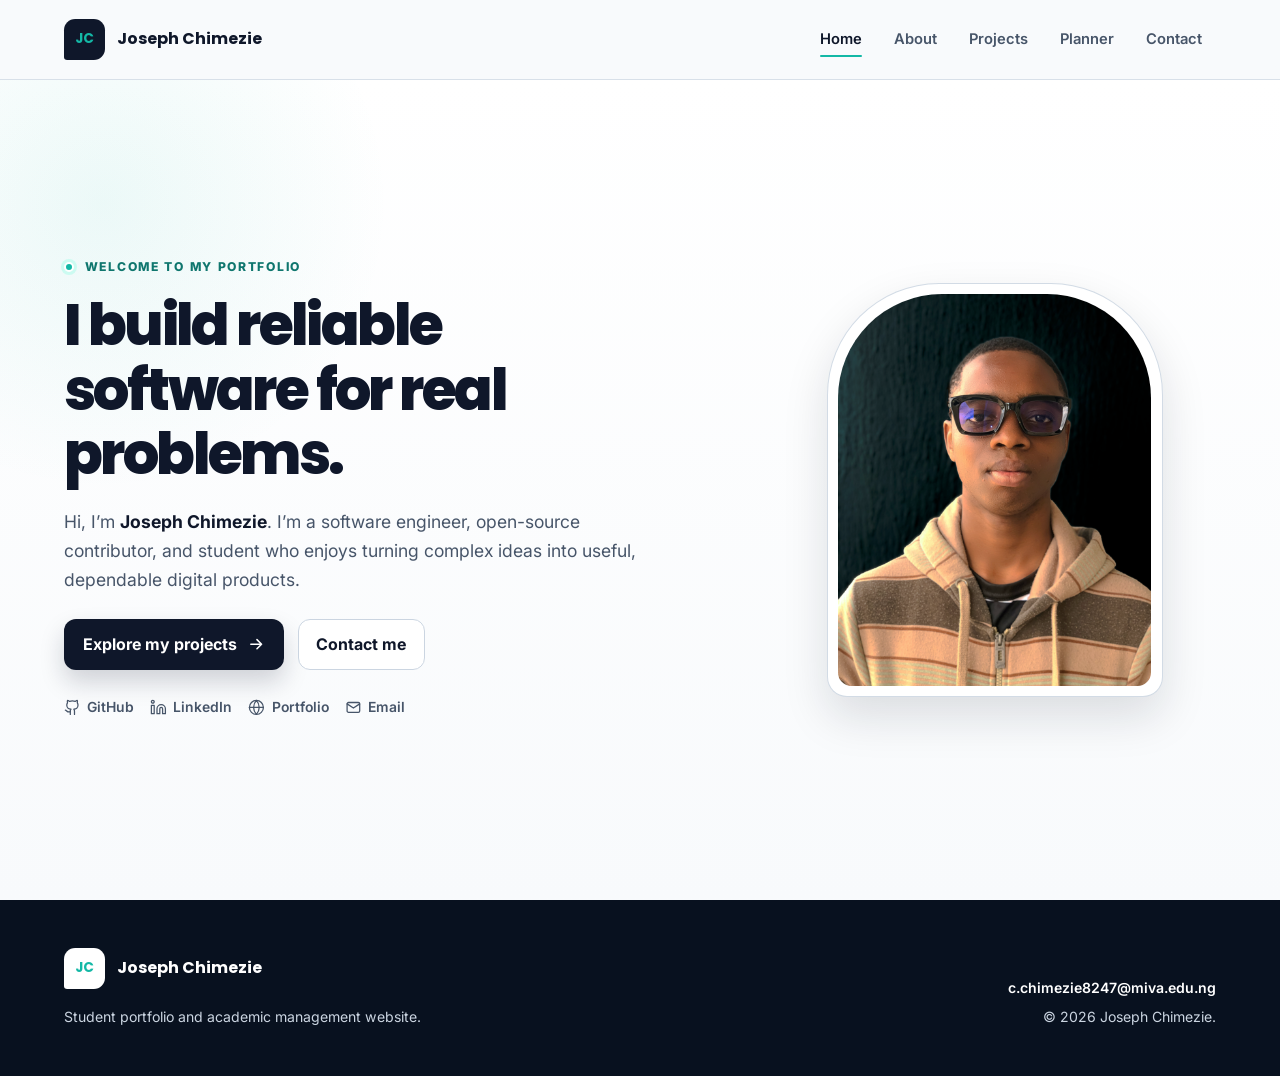
<file: index.html>
<!DOCTYPE html>
<html lang="en">
  <head>
    <meta charset="UTF-8">
    <meta name="viewport" content="width=device-width, initial-scale=1.0">
    <meta
      name="description"
      content="Joseph Chimezie's student portfolio, software engineering work, and academic planner."
    >
    <title>Joseph Chimezie | Student Portfolio</title>
    <link rel="preconnect" href="https://fonts.googleapis.com">
    <link rel="preconnect" href="https://fonts.gstatic.com" crossorigin>
    <link
      href="https://fonts.googleapis.com/css2?family=Inter:wght@400;500;600;700&amp;family=Poppins:wght@600;700;800&amp;display=swap"
      rel="stylesheet"
    >
    <link rel="stylesheet" href="css/style.css">
    <script src="js/main.js" defer></script>
  </head>
  <body>
    <a class="skip-link" href="#main-content">Skip to main content</a>

    <!-- header start -->

    <header class="site-header">
      <div class="container nav-container">
        <a class="brand" href="index.html" aria-label="Joseph Chimezie homepage">
          <span class="brand-mark" aria-hidden="true">JC</span>
          <span class="brand-name">Joseph Chimezie</span>
        </a>

        <button
          class="menu-toggle"
          type="button"
          aria-expanded="false"
          aria-controls="primary-navigation"
          aria-label="Open navigation menu"
        >
          <span></span>
          <span></span>
          <span></span>
        </button>

        <nav id="primary-navigation" class="primary-navigation" aria-label="Primary navigation">
          <ul class="nav-list">
            <li><a class="nav-link active" href="index.html" aria-current="page">Home</a></li>
            <li><a class="nav-link" href="about.html">About</a></li>
            <li><a class="nav-link" href="projects.html">Projects</a></li>
            <li><a class="nav-link" href="planner.html">Planner</a></li>
            <li><a class="nav-link" href="contact.html">Contact</a></li>
          </ul>
        </nav>
      </div>
    </header>

    <!-- header end -->

    <main id="main-content">

      <!-- hero section start -->

      <section class="hero">
        <div class="container hero-layout">
          <div class="hero-content">
            <p class="eyebrow">
              <span class="status-dot" aria-hidden="true"></span>
              Welcome to my portfolio
            </p>
            <h1>I build reliable software for real problems.</h1>
            <p class="hero-introduction">
              Hi, I’m <strong>Joseph Chimezie</strong>. I’m a software engineer, open-source
              contributor, and student who enjoys turning complex ideas into useful,
              dependable digital products.
            </p>

            <div class="hero-actions">
              <a class="button button-primary" href="projects.html">
                Explore my projects
                <svg aria-hidden="true" viewBox="0 0 24 24">
                  <path d="M5 12h14M13 6l6 6-6 6"></path>
                </svg>
              </a>
              <a class="button button-secondary" href="contact.html">Contact me</a>
            </div>

            <ul class="social-links" aria-label="Social and professional links">
              <li>
                <a href="https://github.com/jc-coder" target="_blank" rel="noopener noreferrer">
                  <svg aria-hidden="true" viewBox="0 0 24 24">
                    <path d="M15 22v-4a4.8 4.8 0 0 0-1-3.5c3 0 6-2 6-5.5a5.4 5.4 0 0 0-1-3.5c.3-1.2.3-2.4 0-3.5 0 0-1 0-3 1.5a12.3 12.3 0 0 0-8 0C6 2 5 2 5 2a6.7 6.7 0 0 0 0 3.5A5.4 5.4 0 0 0 4 9c0 3.5 3 5.5 6 5.5-.4.5-.7 1-.9 1.7A5.9 5.9 0 0 0 9 18v4"></path>
                    <path d="M9 18c-4.5 2-5-2-7-2"></path>
                  </svg>
                  GitHub
                </a>
              </li>
              <li>
                <a
                  href="https://www.linkedin.com/in/joseph-jc-coder-19504325a"
                  target="_blank"
                  rel="noopener noreferrer"
                >
                  <svg aria-hidden="true" viewBox="0 0 24 24">
                    <path d="M16 8a6 6 0 0 1 6 6v7h-4v-7a2 2 0 0 0-4 0v7h-4v-7a6 6 0 0 1 6-6z"></path>
                    <path d="M2 9h4v12H2z"></path>
                    <path d="M4 6a2 2 0 1 0 0-4 2 2 0 0 0 0 4z"></path>
                  </svg>
                  LinkedIn
                </a>
              </li>
              <li>
                <a href="https://jccoder.xyz/" target="_blank" rel="noopener noreferrer">
                  <svg aria-hidden="true" viewBox="0 0 24 24">
                    <circle cx="12" cy="12" r="10"></circle>
                    <path d="M2 12h20M12 2a15.3 15.3 0 0 1 4 10 15.3 15.3 0 0 1-4 10 15.3 15.3 0 0 1-4-10A15.3 15.3 0 0 1 12 2z"></path>
                  </svg>
                  Portfolio
                </a>
              </li>
              <li>
                <a href="mailto:c.chimezie8247@miva.edu.ng">
                  <svg aria-hidden="true" viewBox="0 0 24 24">
                    <rect x="3" y="5" width="18" height="14" rx="2"></rect>
                    <path d="m3 7 9 6 9-6"></path>
                  </svg>
                  Email
                </a>
              </li>
            </ul>
          </div>

          <div class="hero-visual">
            <div class="portrait-frame">
              <img
                src="assets/images/profile-img.png"
                alt="Joseph Chimezie Image"
              >
            </div>
          </div>
        </div>
      </section>

      <!-- hero section end -->

    </main>

    <!-- footer start -->

    <footer class="site-footer">
      <div class="container footer-content">
        <div>
          <a class="brand footer-brand" href="index.html">
            <span class="brand-mark" aria-hidden="true">JC</span>
            <span class="brand-name">Joseph Chimezie</span>
          </a>
          <p>Student portfolio and academic management website.</p>
        </div>
        <div class="footer-meta">
          <a href="mailto:c.chimezie8247@miva.edu.ng">c.chimezie8247@miva.edu.ng</a>
          <p>&copy; <span id="current-year">2026</span> Joseph Chimezie.</p>
        </div>
      </div>
    </footer>

    <!-- footer end -->

  </body>
</html>
</file>
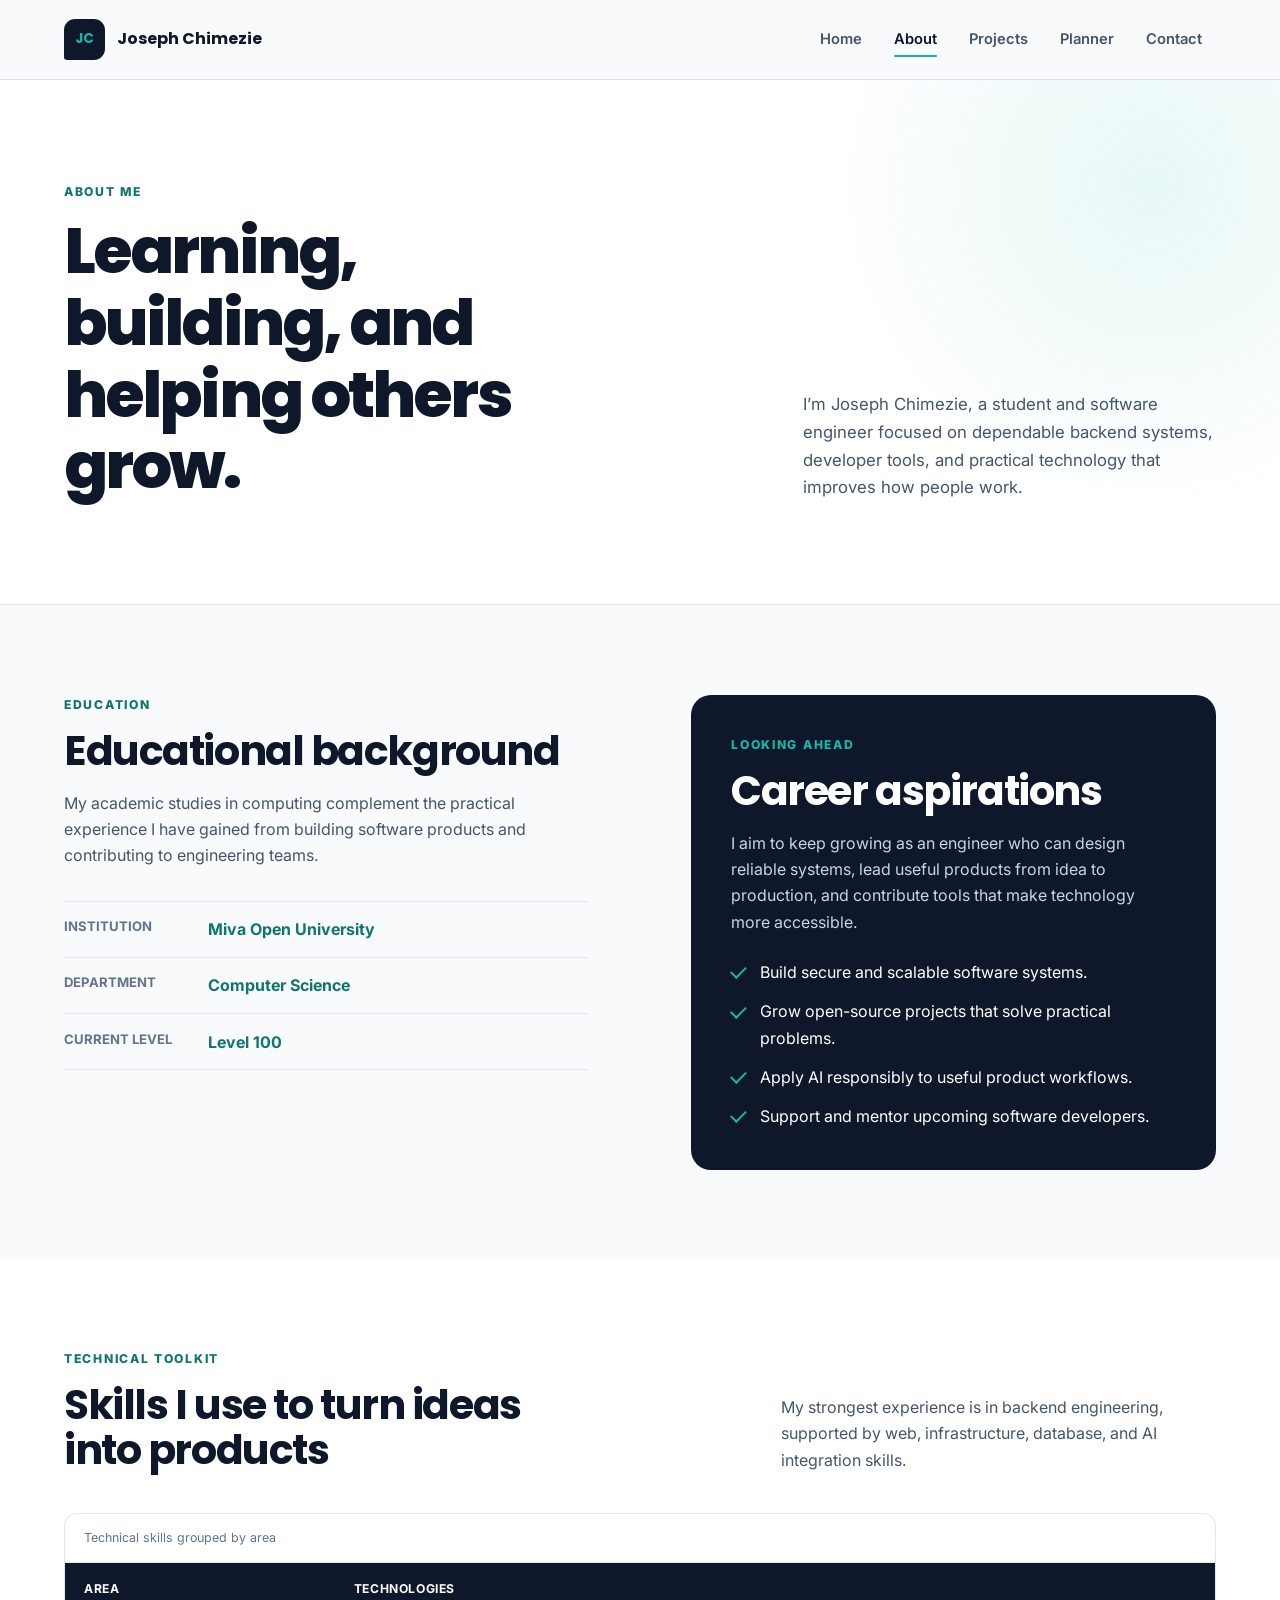
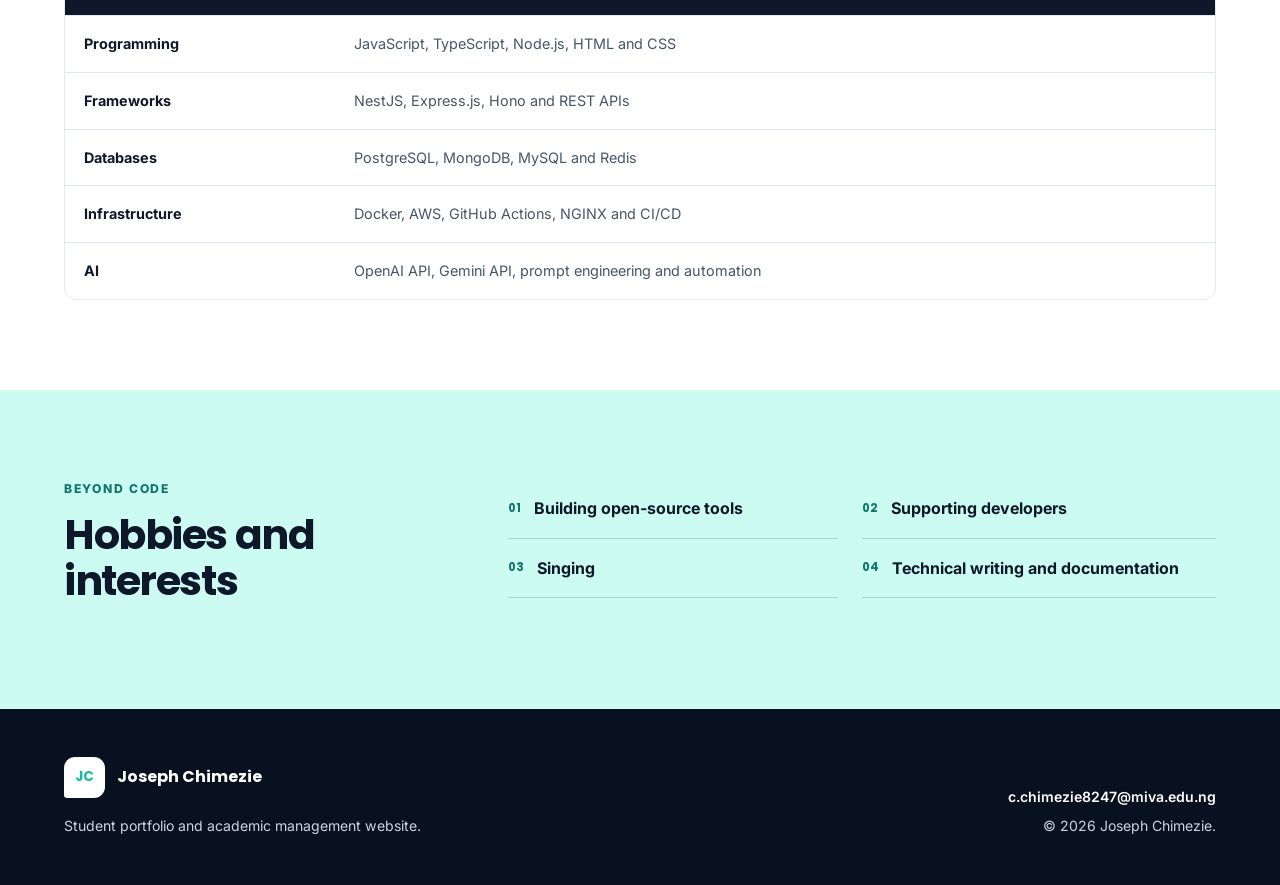
<file: about.html>
<!DOCTYPE html>
<html lang="en">
  <head>
    <meta charset="UTF-8">
    <meta name="viewport" content="width=device-width, initial-scale=1.0">
    <meta
      name="description"
      content="Learn about Joseph Chimezie's education, technical skills, career goals, and interests."
    >
    <title>About Me | Joseph Chimezie</title>
    <link rel="preconnect" href="https://fonts.googleapis.com">
    <link rel="preconnect" href="https://fonts.gstatic.com" crossorigin>
    <link
      href="https://fonts.googleapis.com/css2?family=Inter:wght@400;500;600;700&amp;family=Poppins:wght@600;700;800&amp;display=swap"
      rel="stylesheet"
    >
    <link rel="stylesheet" href="css/style.css">
    <script src="js/main.js" defer></script>
  </head>
  <body>
    <a class="skip-link" href="#main-content">Skip to main content</a>

    <!-- header start -->

    <header class="site-header">
      <div class="container nav-container">
        <a class="brand" href="index.html" aria-label="Joseph Chimezie homepage">
          <span class="brand-mark" aria-hidden="true">JC</span>
          <span class="brand-name">Joseph Chimezie</span>
        </a>

        <button
          class="menu-toggle"
          type="button"
          aria-expanded="false"
          aria-controls="primary-navigation"
          aria-label="Open navigation menu"
        >
          <span></span>
          <span></span>
          <span></span>
        </button>

        <nav id="primary-navigation" class="primary-navigation" aria-label="Primary navigation">
          <ul class="nav-list">
            <li><a class="nav-link" href="index.html">Home</a></li>
            <li><a class="nav-link active" href="about.html" aria-current="page">About</a></li>
            <li><a class="nav-link" href="projects.html">Projects</a></li>
            <li><a class="nav-link" href="planner.html">Planner</a></li>
            <li><a class="nav-link" href="contact.html">Contact</a></li>
          </ul>
        </nav>
      </div>
    </header>

    <!-- header end -->

    <main id="main-content">

      <!-- about introduction section start -->

      <section class="page-hero">
        <div class="container page-hero-layout">
          <div>
            <p class="section-label">About me</p>
            <h1>Learning, building, and helping others grow.</h1>
          </div>
          <p class="page-hero-introduction">
            I’m Joseph Chimezie, a student and software engineer focused on dependable
            backend systems, developer tools, and practical technology that improves how
            people work.
          </p>
        </div>
      </section>

      <!-- about introduction section end -->

      <!-- education and career section start -->

      <section class="about-overview" aria-labelledby="background-title">
        <div class="container overview-grid">
          <article class="overview-block">
            <p class="section-label">Education</p>
            <h2 id="background-title">Educational background</h2>
            <p>
              My academic studies in computing complement the practical experience I have
              gained from building software products and contributing to engineering teams.
            </p>

            <dl class="education-details">
              <div>
                <dt>Institution</dt>
                <dd><span class="detail-placeholder">Miva Open University</span></dd>
              </div>
              <div>
                <dt>Department</dt>
                <dd><span class="detail-placeholder">Computer Science</span></dd>
              </div>
              <div>
                <dt>Current level</dt>
                <dd><span class="detail-placeholder">Level 100</span></dd>
              </div>
            </dl>
          </article>

          <article class="overview-block aspiration-block">
            <p class="section-label">Looking ahead</p>
            <h2>Career aspirations</h2>
            <p>
              I aim to keep growing as an engineer who can design reliable systems, lead
              useful products from idea to production, and contribute tools that make
              technology more accessible.
            </p>
            <ul class="check-list">
              <li>Build secure and scalable software systems.</li>
              <li>Grow open-source projects that solve practical problems.</li>
              <li>Apply AI responsibly to useful product workflows.</li>
              <li>Support and mentor upcoming software developers.</li>
            </ul>
          </article>
        </div>
      </section>

      <!-- education and career section end -->

      <!-- technical skills section start -->

      <section class="skills-section" aria-labelledby="skills-title">
        <div class="container">
          <div class="compact-heading">
            <div>
              <p class="section-label">Technical toolkit</p>
              <h2 id="skills-title">Skills I use to turn ideas into products</h2>
            </div>
            <p>
              My strongest experience is in backend engineering, supported by web,
              infrastructure, database, and AI integration skills.
            </p>
          </div>

          <div class="table-wrapper">
            <table class="skills-table">
              <caption>Technical skills grouped by area</caption>
              <thead>
                <tr>
                  <th scope="col">Area</th>
                  <th scope="col">Technologies</th>
                </tr>
              </thead>
              <tbody>
                <tr>
                  <th scope="row">Programming</th>
                  <td>JavaScript, TypeScript, Node.js, HTML and CSS</td>
                </tr>
                <tr>
                  <th scope="row">Frameworks</th>
                  <td>NestJS, Express.js, Hono and REST APIs</td>
                </tr>
                <tr>
                  <th scope="row">Databases</th>
                  <td>PostgreSQL, MongoDB, MySQL and Redis</td>
                </tr>
                <tr>
                  <th scope="row">Infrastructure</th>
                  <td>Docker, AWS, GitHub Actions, NGINX and CI/CD</td>
                </tr>
                <tr>
                  <th scope="row">AI</th>
                  <td>OpenAI API, Gemini API, prompt engineering and automation</td>
                </tr>
              </tbody>
            </table>
          </div>
        </div>
      </section>

      <!-- technical skills section end -->

      <!-- hobbies and interests section start -->

      <section class="interests-section" aria-labelledby="interests-title">
        <div class="container interests-layout">
          <div>
            <p class="section-label">Beyond code</p>
            <h2 id="interests-title">Hobbies and interests</h2>
          </div>
          <ul class="interest-list">
            <li>
              <span>01</span>
              Building open-source tools
            </li>
            <li>
              <span>02</span>
              Supporting developers
            </li>
            <li>
              <span>03</span>
              Singing
            </li>
            <li>
              <span>04</span>
              Technical writing and documentation
            </li>
          </ul>
        </div>
      </section>

      <!-- hobbies and interests section end -->

    </main>

    <!-- footer start -->

    <footer class="site-footer">
      <div class="container footer-content">
        <div>
          <a class="brand footer-brand" href="index.html">
            <span class="brand-mark" aria-hidden="true">JC</span>
            <span class="brand-name">Joseph Chimezie</span>
          </a>
          <p>Student portfolio and academic management website.</p>
        </div>
        <div class="footer-meta">
          <a href="mailto:c.chimezie8247@miva.edu.ng">c.chimezie8247@miva.edu.ng</a>
          <p>&copy; <span id="current-year">2026</span> Joseph Chimezie.</p>
        </div>
      </div>
    </footer>

    <!-- footer end -->

  </body>
</html>
</file>
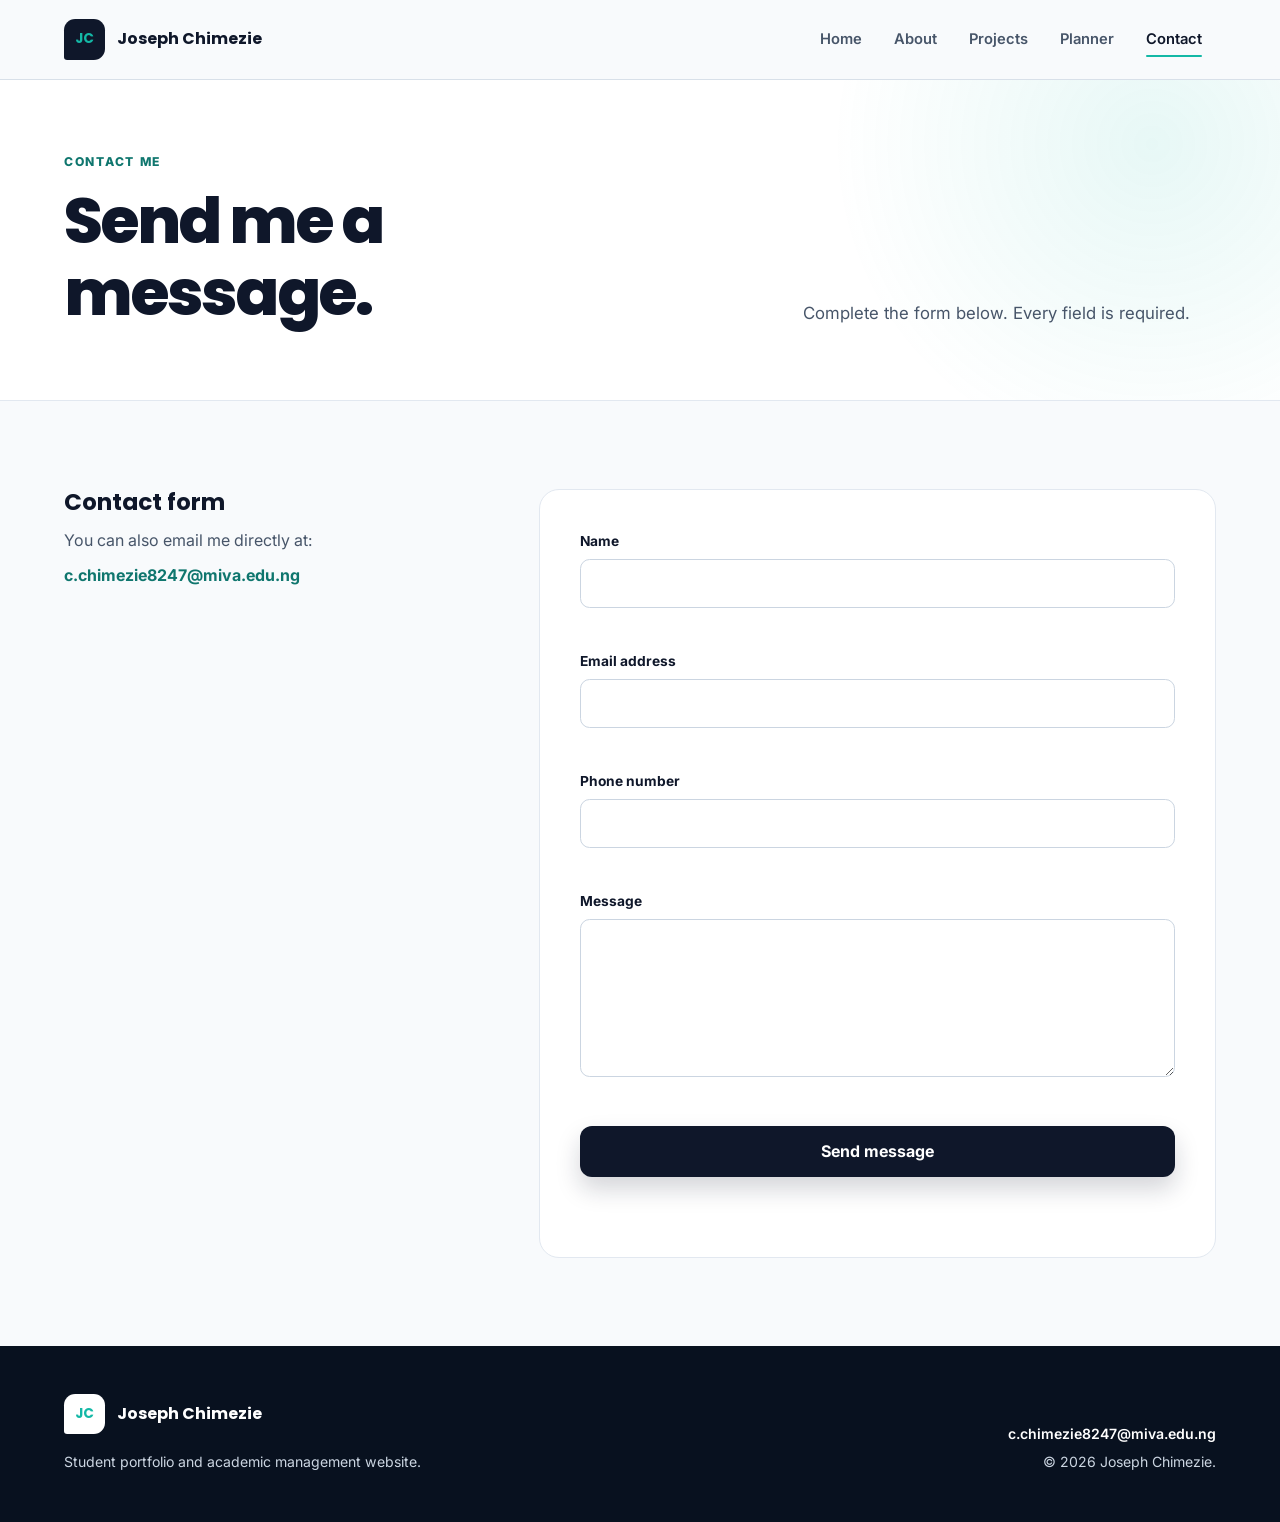
<file: contact.html>
<!DOCTYPE html>
<html lang="en">
  <head>
    <meta charset="UTF-8">
    <meta name="viewport" content="width=device-width, initial-scale=1.0">
    <meta name="description" content="Contact Joseph Chimezie through the portfolio form.">
    <title>Contact | Joseph Chimezie</title>
    <link rel="preconnect" href="https://fonts.googleapis.com">
    <link rel="preconnect" href="https://fonts.gstatic.com" crossorigin>
    <link
      href="https://fonts.googleapis.com/css2?family=Inter:wght@400;500;600;700&amp;family=Poppins:wght@600;700;800&amp;display=swap"
      rel="stylesheet"
    >
    <link rel="stylesheet" href="css/style.css">
    <script src="js/main.js" defer></script>
    <script src="js/contact.js" defer></script>
  </head>
  <body>
    <a class="skip-link" href="#main-content">Skip to main content</a>

    <!-- header start -->

    <header class="site-header">
      <div class="container nav-container">
        <a class="brand" href="index.html" aria-label="Joseph Chimezie homepage">
          <span class="brand-mark" aria-hidden="true">JC</span>
          <span class="brand-name">Joseph Chimezie</span>
        </a>

        <button
          class="menu-toggle"
          type="button"
          aria-expanded="false"
          aria-controls="primary-navigation"
          aria-label="Open navigation menu"
        >
          <span></span>
          <span></span>
          <span></span>
        </button>

        <nav id="primary-navigation" class="primary-navigation" aria-label="Primary navigation">
          <ul class="nav-list">
            <li><a class="nav-link" href="index.html">Home</a></li>
            <li><a class="nav-link" href="about.html">About</a></li>
            <li><a class="nav-link" href="projects.html">Projects</a></li>
            <li><a class="nav-link" href="planner.html">Planner</a></li>
            <li><a class="nav-link active" href="contact.html" aria-current="page">Contact</a></li>
          </ul>
        </nav>
      </div>
    </header>

    <!-- header end -->

    <main id="main-content">

      <!-- contact introduction section start -->

      <section class="page-hero compact-page-hero">
        <div class="container page-hero-layout">
          <div>
            <p class="section-label">Contact me</p>
            <h1>Send me a message.</h1>
          </div>
          <p class="page-hero-introduction">
            Complete the form below. Every field is required.
          </p>
        </div>
      </section>

      <!-- contact introduction section end -->

      <!-- contact form section start -->

      <section class="contact-section" aria-labelledby="contact-form-title">
        <div class="container contact-layout">
          <div class="contact-copy">
            <h2 id="contact-form-title">Contact form</h2>
            <p>You can also email me directly at:</p>
            <a href="mailto:c.chimezie8247@miva.edu.ng">
              c.chimezie8247@miva.edu.ng
            </a>
          </div>

          <form id="contact-form" class="contact-form" novalidate>
            <div class="form-field">
              <label for="name">Name</label>
              <input id="name" name="name" type="text" autocomplete="name" aria-describedby="name-error">
              <p id="name-error" class="field-error" aria-live="polite"></p>
            </div>

            <div class="form-field">
              <label for="email">Email address</label>
              <input id="email" name="email" type="email" autocomplete="email" aria-describedby="email-error">
              <p id="email-error" class="field-error" aria-live="polite"></p>
            </div>

            <div class="form-field">
              <label for="phone">Phone number</label>
              <input
                id="phone"
                name="phone"
                type="tel"
                inputmode="numeric"
                autocomplete="tel"
                aria-describedby="phone-error"
              >
              <p id="phone-error" class="field-error" aria-live="polite"></p>
            </div>

            <div class="form-field">
              <label for="message">Message</label>
              <textarea id="message" name="message" rows="5" aria-describedby="message-error"></textarea>
              <p id="message-error" class="field-error" aria-live="polite"></p>
            </div>

            <button class="button button-primary" type="submit">Send message</button>
            <p id="form-success" class="form-success" aria-live="polite"></p>
          </form>
        </div>
      </section>

      <!-- contact form section end -->

    </main>

    <!-- footer start -->

    <footer class="site-footer">
      <div class="container footer-content">
        <div>
          <a class="brand footer-brand" href="index.html">
            <span class="brand-mark" aria-hidden="true">JC</span>
            <span class="brand-name">Joseph Chimezie</span>
          </a>
          <p>Student portfolio and academic management website.</p>
        </div>
        <div class="footer-meta">
          <a href="mailto:c.chimezie8247@miva.edu.ng">c.chimezie8247@miva.edu.ng</a>
          <p>&copy; <span id="current-year">2026</span> Joseph Chimezie.</p>
        </div>
      </div>
    </footer>

    <!-- footer end -->

  </body>
</html>
</file>
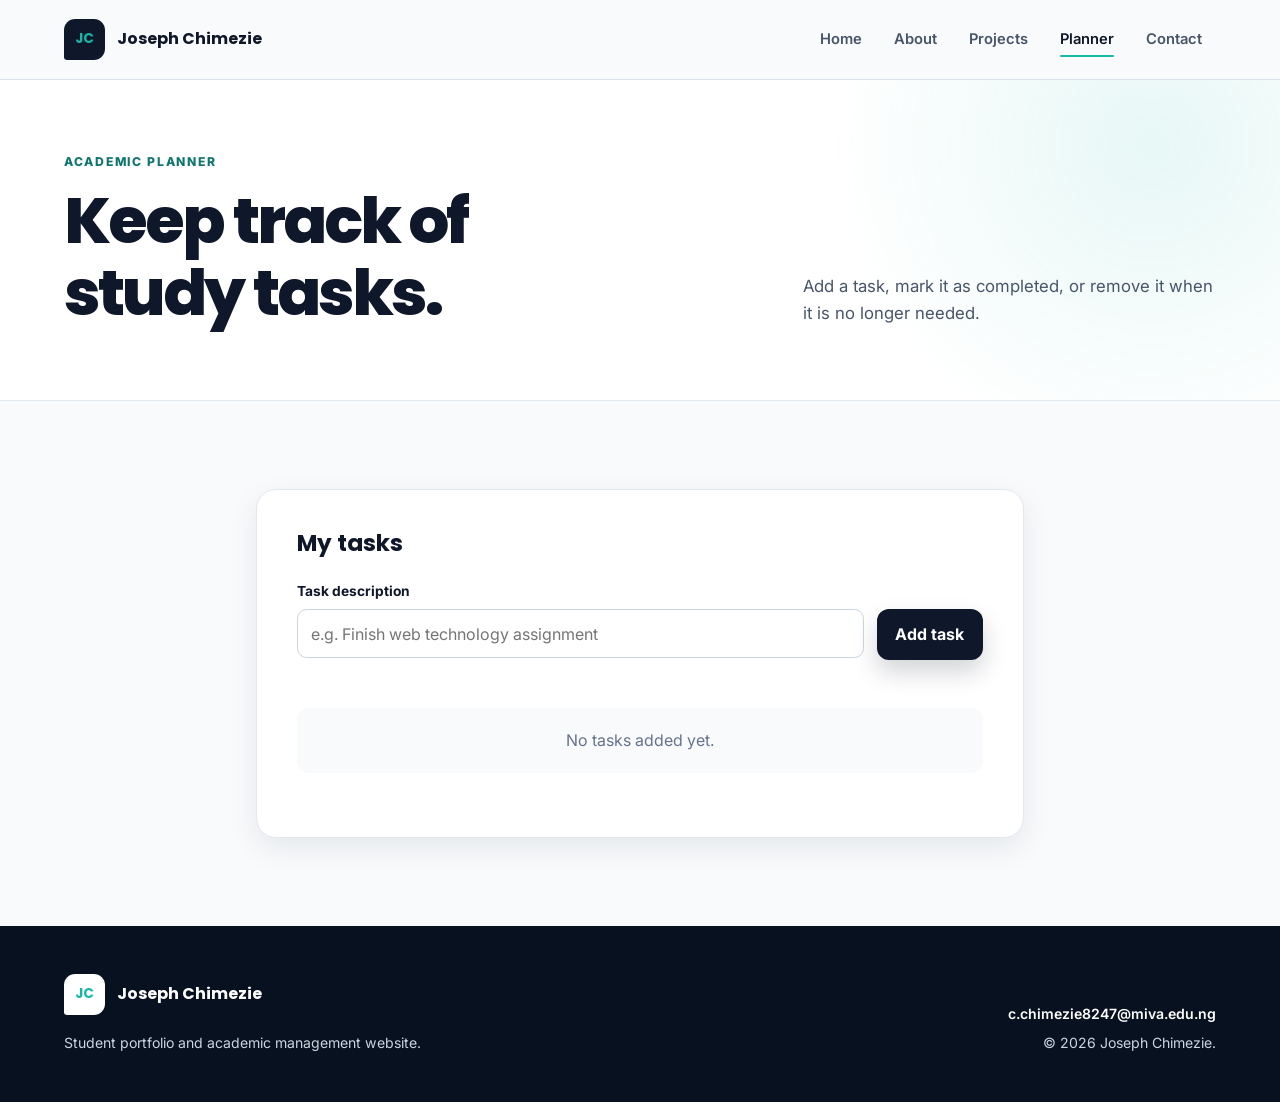
<file: planner.html>
<!DOCTYPE html>
<html lang="en">
  <head>
    <meta charset="UTF-8">
    <meta name="viewport" content="width=device-width, initial-scale=1.0">
    <meta name="description" content="Joseph Chimezie's interactive academic task planner.">
    <title>Academic Planner | Joseph Chimezie</title>
    <link rel="preconnect" href="https://fonts.googleapis.com">
    <link rel="preconnect" href="https://fonts.gstatic.com" crossorigin>
    <link
      href="https://fonts.googleapis.com/css2?family=Inter:wght@400;500;600;700&amp;family=Poppins:wght@600;700;800&amp;display=swap"
      rel="stylesheet"
    >
    <link rel="stylesheet" href="css/style.css">
    <script src="js/main.js" defer></script>
    <script src="js/planner.js" defer></script>
  </head>
  <body>
    <a class="skip-link" href="#main-content">Skip to main content</a>

    <!-- header start -->

    <header class="site-header">
      <div class="container nav-container">
        <a class="brand" href="index.html" aria-label="Joseph Chimezie homepage">
          <span class="brand-mark" aria-hidden="true">JC</span>
          <span class="brand-name">Joseph Chimezie</span>
        </a>

        <button
          class="menu-toggle"
          type="button"
          aria-expanded="false"
          aria-controls="primary-navigation"
          aria-label="Open navigation menu"
        >
          <span></span>
          <span></span>
          <span></span>
        </button>

        <nav id="primary-navigation" class="primary-navigation" aria-label="Primary navigation">
          <ul class="nav-list">
            <li><a class="nav-link" href="index.html">Home</a></li>
            <li><a class="nav-link" href="about.html">About</a></li>
            <li><a class="nav-link" href="projects.html">Projects</a></li>
            <li><a class="nav-link active" href="planner.html" aria-current="page">Planner</a></li>
            <li><a class="nav-link" href="contact.html">Contact</a></li>
          </ul>
        </nav>
      </div>
    </header>

    <!-- header end -->

    <main id="main-content">

      <!-- planner introduction section start -->

      <section class="page-hero compact-page-hero">
        <div class="container page-hero-layout">
          <div>
            <p class="section-label">Academic planner</p>
            <h1>Keep track of study tasks.</h1>
          </div>
          <p class="page-hero-introduction">
            Add a task, mark it as completed, or remove it when it is no longer needed.
          </p>
        </div>
      </section>

      <!-- planner introduction section end -->

      <!-- task planner section start -->

      <section class="planner-section" aria-labelledby="task-form-title">
        <div class="container planner-panel">
          <h2 id="task-form-title">My tasks</h2>
          <form id="task-form" class="task-form" novalidate>
            <div class="task-field">
              <label for="task-input">Task description</label>
              <input
                id="task-input"
                name="task"
                type="text"
                placeholder="e.g. Finish web technology assignment"
                aria-describedby="task-error"
              >
              <p id="task-error" class="field-error" aria-live="polite"></p>
            </div>
            <button class="button button-primary" type="submit">Add task</button>
          </form>

          <p id="empty-tasks" class="empty-message">No tasks added yet.</p>

          <!-- Task list, will be populated by JavaScript -->
          <ul id="task-list" class="task-list" aria-label="Academic tasks"></ul>
        </div>
      </section>

      <!-- task planner section end -->

    </main>

    <!-- footer start -->

    <footer class="site-footer">
      <div class="container footer-content">
        <div>
          <a class="brand footer-brand" href="index.html">
            <span class="brand-mark" aria-hidden="true">JC</span>
            <span class="brand-name">Joseph Chimezie</span>
          </a>
          <p>Student portfolio and academic management website.</p>
        </div>
        <div class="footer-meta">
          <a href="mailto:c.chimezie8247@miva.edu.ng">c.chimezie8247@miva.edu.ng</a>
          <p>&copy; <span id="current-year">2026</span> Joseph Chimezie.</p>
        </div>
      </div>
    </footer>

    <!-- footer end -->

  </body>
</html>
</file>
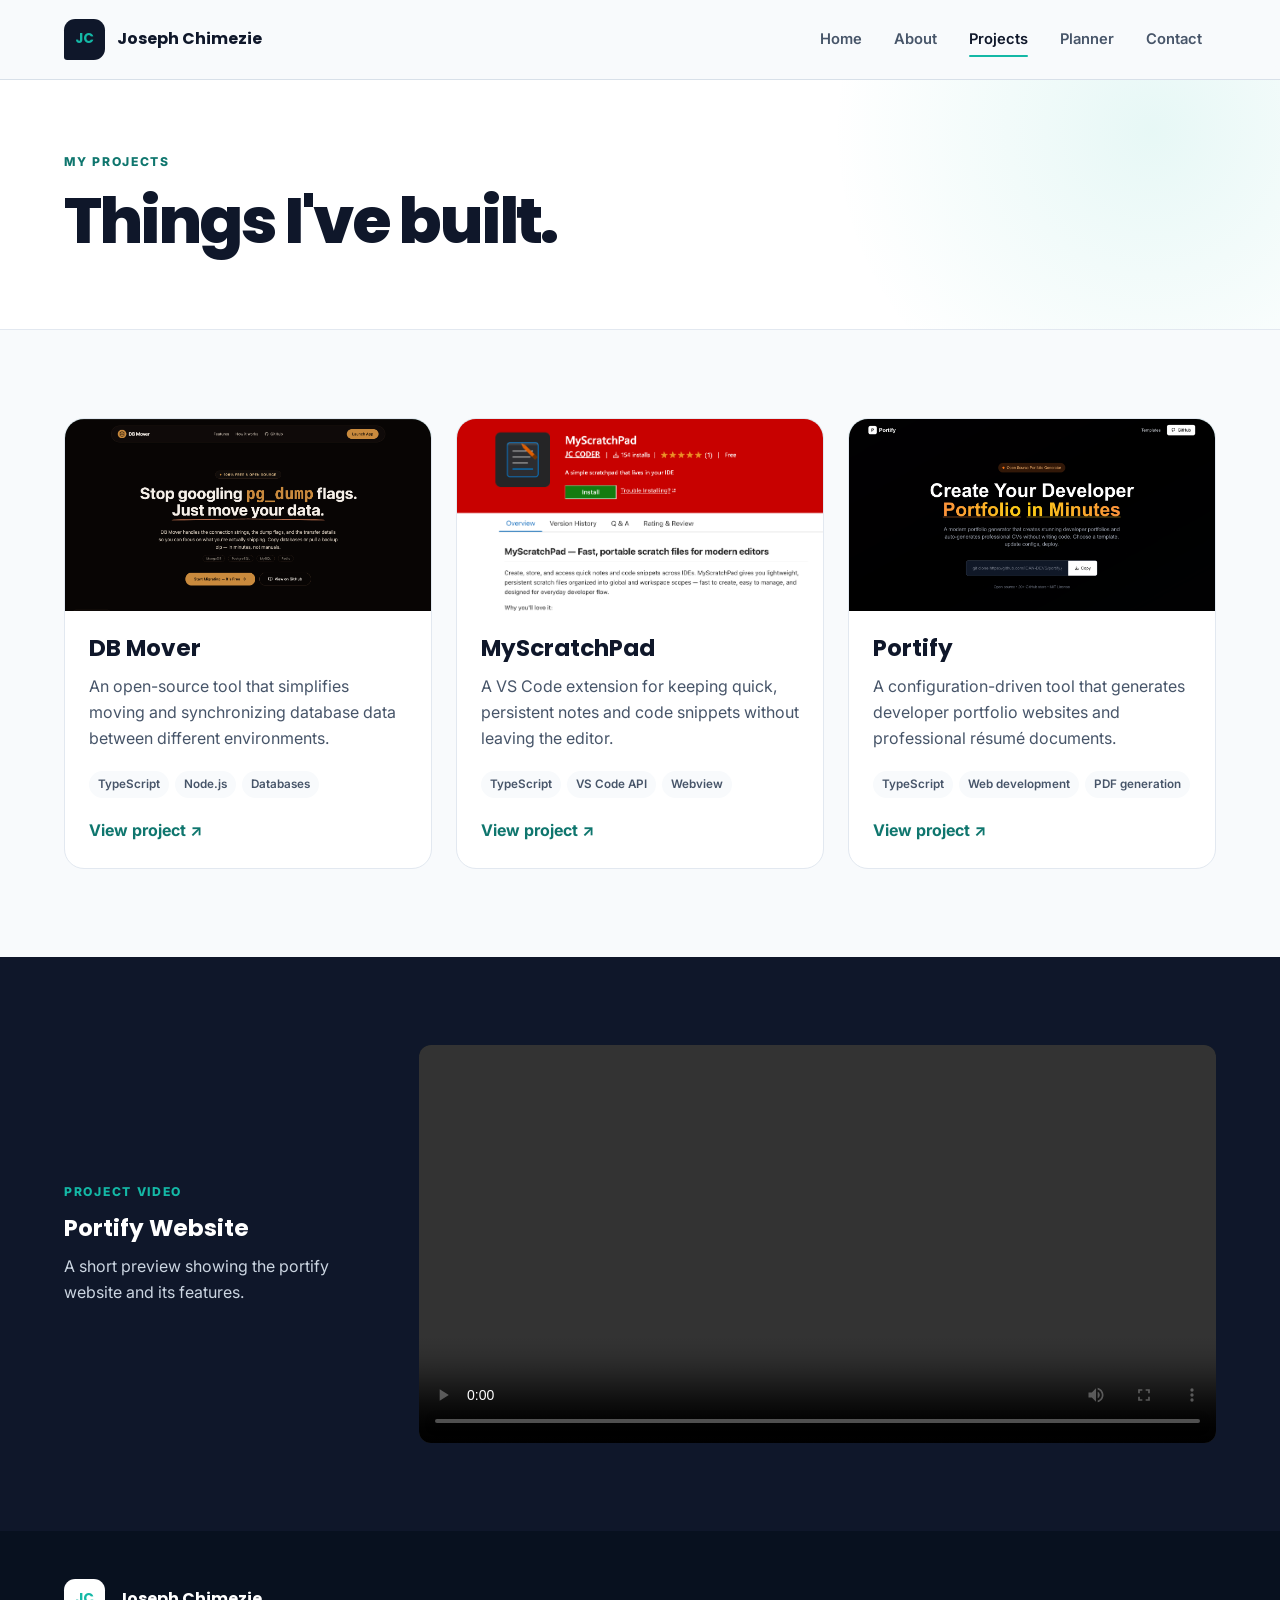
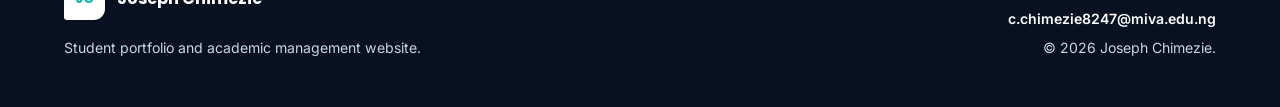
<file: projects.html>
<!DOCTYPE html>
<html lang="en">
  <head>
    <meta charset="UTF-8">
    <meta name="viewport" content="width=device-width, initial-scale=1.0">
    <meta
      name="description"
      content="Selected software projects built by Joseph Chimezie."
    >
    <title>Projects | Joseph Chimezie</title>
    <link rel="preconnect" href="https://fonts.googleapis.com">
    <link rel="preconnect" href="https://fonts.gstatic.com" crossorigin>
    <link
      href="https://fonts.googleapis.com/css2?family=Inter:wght@400;500;600;700&amp;family=Poppins:wght@600;700;800&amp;display=swap"
      rel="stylesheet"
    >
    <link rel="stylesheet" href="css/style.css">
    <script src="js/main.js" defer></script>
  </head>
  <body>
    <a class="skip-link" href="#main-content">Skip to main content</a>

    <!-- header start -->

    <header class="site-header">
      <div class="container nav-container">
        <a class="brand" href="index.html" aria-label="Joseph Chimezie homepage">
          <span class="brand-mark" aria-hidden="true">JC</span>
          <span class="brand-name">Joseph Chimezie</span>
        </a>

        <button
          class="menu-toggle"
          type="button"
          aria-expanded="false"
          aria-controls="primary-navigation"
          aria-label="Open navigation menu"
        >
          <span></span>
          <span></span>
          <span></span>
        </button>

        <nav id="primary-navigation" class="primary-navigation" aria-label="Primary navigation">
          <ul class="nav-list">
            <li><a class="nav-link" href="index.html">Home</a></li>
            <li><a class="nav-link" href="about.html">About</a></li>
            <li><a class="nav-link active" href="projects.html" aria-current="page">Projects</a></li>
            <li><a class="nav-link" href="planner.html">Planner</a></li>
            <li><a class="nav-link" href="contact.html">Contact</a></li>
          </ul>
        </nav>
      </div>
    </header>

    <!-- header end -->

    <main id="main-content">

      <!-- projects introduction section start -->

      <section class="page-hero compact-page-hero">
        <div class="container page-hero-layout">
          <div>
            <p class="section-label">My projects</p>
            <h1>Things I've built.</h1>
          </div>
        </div>
      </section>

      <!-- projects introduction section end -->

      <!-- project showcase section start -->

      <section class="projects-section" aria-label="Project showcase">
        <div class="container projects-grid">
          <article class="project-card">
            <img
              src="assets/images/db-mover-screenshot.png"
              alt="Screenshot of the DB Mover website"
            >
            <div class="project-content">
              <h2>DB Mover</h2>
              <p>
                An open-source tool that simplifies moving and synchronizing database data
                between different environments.
              </p>
              <ul class="project-tools" aria-label="DB Mover technologies">
                <li>TypeScript</li>
                <li>Node.js</li>
                <li>Databases</li>
              </ul>
              <a
                class="project-link"
                href="https://db-mover.jccoder.xyz/"
                target="_blank"
                rel="noopener noreferrer"
              >
                View project <span aria-hidden="true">↗</span>
              </a>
            </div>
          </article>

          <article class="project-card">
            <img
              src="assets/images/my-scratchpad-screenshot.png"
              alt="Screenshot of the MyScratchPad extension"
            >
            <div class="project-content">
              <h2>MyScratchPad</h2>
              <p>
                A VS Code extension for keeping quick, persistent notes and code snippets
                without leaving the editor.
              </p>
              <ul class="project-tools" aria-label="MyScratchPad technologies">
                <li>TypeScript</li>
                <li>VS Code API</li>
                <li>Webview</li>
              </ul>
              <a
                class="project-link"
                href="https://marketplace.visualstudio.com/items?itemName=jccoder.myscratchpad"
                target="_blank"
                rel="noopener noreferrer"
              >
                View project <span aria-hidden="true">↗</span>
              </a>
            </div>
          </article>

          <article class="project-card">
            <img
              src="assets/images/portify-screenshot.png"
              alt="Screenshot of the Portify website"
            >
            <div class="project-content">
              <h2>Portify</h2>
              <p>
                A configuration-driven tool that generates developer portfolio websites
                and professional résumé documents.
              </p>
              <ul class="project-tools" aria-label="Portify technologies">
                <li>TypeScript</li>
                <li>Web development</li>
                <li>PDF generation</li>
              </ul>
              <a
                class="project-link"
                href="https://portify.jccoder.xyz/"
                target="_blank"
                rel="noopener noreferrer"
              >
                View project <span aria-hidden="true">↗</span>
              </a>
            </div>
          </article>
        </div>
      </section>

      <!-- project showcase section end -->

      <!-- project video section start -->

      <section class="project-video-section" aria-labelledby="video-title">
        <div class="container video-layout">
          <div>
            <p class="section-label">Project video</p>
            <h2 id="video-title">Portify Website</h2>
            <p>A short preview showing the portify website and its features.</p>
          </div>
          <video controls preload="metadata">
            <source
              src="https://pub-247382da781146e3b6ec590edebded92.r2.dev/portify/portify-preview.mp4"
              type="video/mp4"
            >
            Your browser does not support the video element.
          </video>
        </div>
      </section>

      <!-- project video section end -->

    </main>

    <!-- footer start -->

    <footer class="site-footer">
      <div class="container footer-content">
        <div>
          <a class="brand footer-brand" href="index.html">
            <span class="brand-mark" aria-hidden="true">JC</span>
            <span class="brand-name">Joseph Chimezie</span>
          </a>
          <p>Student portfolio and academic management website.</p>
        </div>
        <div class="footer-meta">
          <a href="mailto:c.chimezie8247@miva.edu.ng">c.chimezie8247@miva.edu.ng</a>
          <p>&copy; <span id="current-year">2026</span> Joseph Chimezie.</p>
        </div>
      </div>
    </footer>

    <!-- footer end -->

  </body>
</html>
</file>
<file: css/style.css>
:root {
  --navy-950: #08111f;
  --navy-900: #0f172a;
  --navy-800: #1e293b;
  --slate-600: #475569;
  --slate-500: #64748b;
  --slate-300: #cbd5e1;
  --slate-200: #e2e8f0;
  --off-white: #f8fafc;
  --white: #ffffff;
  --teal-700: #0f766e;
  --teal-600: #0d9488;
  --teal-500: #14b8a6;
  --teal-100: #ccfbf1;
  --amber-500: #f59e0b;
  --amber-100: #fef3c7;
  --shadow-sm: 0 10px 30px rgba(15, 23, 42, 0.08);
  --shadow-lg: 0 30px 70px rgba(15, 23, 42, 0.18);
  --radius-sm: 0.75rem;
  --radius-md: 1.25rem;
  --radius-lg: 2rem;
  --container: 72rem;
  --header-height: 5rem;
}

* {
  box-sizing: border-box;
  margin: 0;
  padding: 0;
}

html {
  scroll-behavior: smooth;
}

body {
  min-width: 20rem;
  background: var(--off-white);
  color: var(--navy-900);
  font-family: "Inter", Arial, sans-serif;
  font-size: 1rem;
  line-height: 1.65;
  -webkit-font-smoothing: antialiased;
}

body.menu-open {
  overflow: hidden;
}

img,
svg {
  display: block;
  max-width: 100%;
}

a {
  color: inherit;
  text-decoration: none;
}

button,
a {
  -webkit-tap-highlight-color: transparent;
}

button {
  color: inherit;
  font: inherit;
}

:focus-visible {
  outline: 3px solid var(--amber-500);
  outline-offset: 4px;
}

.container {
  width: min(calc(100% - 3rem), var(--container));
  margin-inline: auto;
}

.skip-link {
  position: fixed;
  top: 1rem;
  left: 1rem;
  z-index: 100;
  padding: 0.7rem 1rem;
  border-radius: 0.5rem;
  background: var(--amber-500);
  color: var(--navy-950);
  font-weight: 700;
  transform: translateY(-150%);
  transition: transform 180ms ease;
}

.skip-link:focus {
  transform: translateY(0);
}

.site-header {
  position: sticky;
  top: 0;
  z-index: 50;
  height: var(--header-height);
  border-bottom: 1px solid rgba(203, 213, 225, 0.7);
  background: rgba(248, 250, 252, 0.9);
  backdrop-filter: blur(16px);
}

.nav-container {
  display: flex;
  height: 100%;
  align-items: center;
  justify-content: space-between;
}

.brand {
  display: inline-flex;
  align-items: center;
  gap: 0.75rem;
  color: var(--navy-900);
  font-family: "Poppins", Arial, sans-serif;
  font-weight: 700;
}

.brand-mark {
  display: inline-grid;
  width: 2.55rem;
  height: 2.55rem;
  place-items: center;
  border-radius: 0.7rem 0.7rem 0.7rem 0.2rem;
  background: var(--navy-900);
  color: var(--teal-500);
  font-size: 0.85rem;
  letter-spacing: -0.03em;
}

.brand-name {
  white-space: nowrap;
}

.nav-list {
  display: flex;
  align-items: center;
  gap: 0.3rem;
  list-style: none;
}

.nav-link {
  position: relative;
  display: block;
  padding: 0.6rem 0.85rem;
  border-radius: 0.6rem;
  color: var(--slate-600);
  font-size: 0.92rem;
  font-weight: 600;
  transition:
    background-color 180ms ease,
    color 180ms ease;
}

.nav-link:hover {
  background: var(--white);
  color: var(--teal-700);
}

.nav-link.active {
  color: var(--navy-900);
}

.nav-link.active::after {
  position: absolute;
  right: 0.85rem;
  bottom: 0.25rem;
  left: 0.85rem;
  height: 2px;
  border-radius: 999px;
  background: var(--teal-500);
  content: "";
}

.menu-toggle {
  display: none;
  width: 2.8rem;
  height: 2.8rem;
  cursor: pointer;
  border: 0;
  border-radius: 0.7rem;
  background: var(--white);
  box-shadow: var(--shadow-sm);
}

.menu-toggle span {
  width: 1.25rem;
  height: 2px;
  margin: 0.23rem auto;
  border-radius: 999px;
  background: var(--navy-900);
  transition:
    transform 180ms ease,
    opacity 180ms ease;
}

.hero {
  position: relative;
  overflow: hidden;
  background:
    radial-gradient(circle at 8% 15%, rgba(20, 184, 166, 0.08), transparent 18rem),
    linear-gradient(180deg, var(--white) 0%, var(--off-white) 100%);
}

.hero-layout {
  position: relative;
  z-index: 1;
  display: grid;
  min-height: calc(100vh - var(--header-height));
  grid-template-columns: minmax(0, 1fr) minmax(17rem, 0.7fr);
  align-items: center;
  gap: clamp(2.5rem, 6vw, 5rem);
  padding-block: clamp(2.5rem, 5vw, 4rem);
}

.hero-content {
  animation: reveal-up 650ms ease both;
}

.eyebrow,
.section-label {
  color: var(--teal-700);
  font-size: 0.76rem;
  font-weight: 800;
  letter-spacing: 0.14em;
  text-transform: uppercase;
}

.eyebrow {
  display: flex;
  align-items: center;
  gap: 0.65rem;
  margin-bottom: 1rem;
}

.status-dot {
  width: 0.65rem;
  height: 0.65rem;
  border: 2px solid var(--white);
  border-radius: 50%;
  background: var(--teal-500);
  box-shadow: 0 0 0 3px var(--teal-100);
}

h1,
h2,
h3 {
  font-family: "Poppins", Arial, sans-serif;
  line-height: 1.12;
}

h1 {
  max-width: 13ch;
  font-size: clamp(2.5rem, 4.5vw, 4.25rem);
  font-weight: 800;
  letter-spacing: -0.045em;
}

.hero-introduction {
  max-width: 36rem;
  margin-top: 1.25rem;
  color: var(--slate-600);
  font-size: clamp(1rem, 1.4vw, 1.1rem);
}

.hero-introduction strong {
  color: var(--navy-900);
}

.hero-actions {
  display: flex;
  flex-wrap: wrap;
  gap: 0.85rem;
  margin-top: 1.6rem;
}

.button {
  display: inline-flex;
  min-height: 2.9rem;
  align-items: center;
  justify-content: center;
  gap: 0.65rem;
  padding: 0.7rem 1.1rem;
  border: 1px solid transparent;
  border-radius: var(--radius-sm);
  font-weight: 700;
  transition:
    transform 180ms ease,
    box-shadow 180ms ease,
    background-color 180ms ease;
}

.button svg {
  width: 1.15rem;
  fill: none;
  stroke: currentColor;
  stroke-linecap: round;
  stroke-linejoin: round;
  stroke-width: 2;
  transition: transform 180ms ease;
}

.button:hover {
  transform: translateY(-2px);
}

.button:hover svg {
  transform: translateX(4px);
}

.button-primary {
  background: var(--navy-900);
  color: var(--white);
  box-shadow: 0 12px 24px rgba(15, 23, 42, 0.18);
}

.button-primary:hover {
  background: var(--navy-800);
  box-shadow: 0 16px 30px rgba(15, 23, 42, 0.22);
}

.button-secondary {
  border-color: var(--slate-300);
  background: var(--white);
  color: var(--navy-900);
}

.button-secondary:hover {
  border-color: var(--teal-500);
}

.social-links {
  display: flex;
  flex-wrap: wrap;
  gap: 1rem;
  margin-top: 1.6rem;
  list-style: none;
}

.social-links a {
  display: inline-flex;
  align-items: center;
  gap: 0.4rem;
  color: var(--slate-600);
  font-size: 0.87rem;
  font-weight: 600;
  transition: color 180ms ease;
}

.social-links a:hover {
  color: var(--teal-700);
}

.social-links svg {
  width: 1.05rem;
  fill: none;
  stroke: currentColor;
  stroke-linecap: round;
  stroke-linejoin: round;
  stroke-width: 1.8;
}

.hero-visual {
  animation: reveal-up 650ms 120ms ease both;
}

.portrait-frame {
  position: relative;
  width: min(100%, 21rem);
  margin-inline: auto;
  padding: 0.65rem;
  border: 1px solid rgba(203, 213, 225, 0.85);
  border-radius: 7rem 7rem var(--radius-md) var(--radius-md);
  background: var(--white);
  box-shadow: 0 20px 45px rgba(15, 23, 42, 0.13);
}

.portrait-frame > img {
  width: 100%;
  aspect-ratio: 4 / 5;
  border-radius: 6.5rem 6.5rem 0.85rem 0.85rem;
  object-fit: cover;
}

.site-footer {
  padding-block: 3rem;
  background: var(--navy-950);
  color: var(--slate-300);
}

.footer-content {
  display: flex;
  align-items: flex-end;
  justify-content: space-between;
  gap: 2rem;
}

.footer-brand {
  margin-bottom: 1rem;
  color: var(--white);
}

.footer-brand .brand-mark {
  background: var(--white);
}

.footer-content p,
.footer-meta {
  font-size: 0.88rem;
}

.footer-meta {
  text-align: right;
}

.footer-meta a {
  display: inline-block;
  margin-bottom: 0.35rem;
  color: var(--white);
  font-weight: 600;
}

.footer-meta a:hover {
  color: var(--teal-500);
}

.page-hero {
  padding-block: clamp(4rem, 8vw, 6.5rem);
  border-bottom: 1px solid var(--slate-200);
  background:
    radial-gradient(circle at 90% 20%, rgba(20, 184, 166, 0.1), transparent 20rem),
    var(--white);
}

.page-hero-layout {
  display: grid;
  grid-template-columns: minmax(0, 1.1fr) minmax(18rem, 0.7fr);
  align-items: end;
  gap: clamp(2rem, 7vw, 6rem);
}

.page-hero .section-label,
.overview-block .section-label,
.compact-heading .section-label,
.interests-layout .section-label {
  margin-bottom: 0.8rem;
}

.page-hero h1 {
  max-width: 14ch;
  font-size: clamp(2.5rem, 5vw, 4.6rem);
}

.page-hero-introduction {
  max-width: 35rem;
  color: var(--slate-600);
  font-size: 1.05rem;
}

.about-overview,
.skills-section,
.interests-section {
  padding-block: clamp(4rem, 7vw, 6rem);
}

.overview-grid {
  display: grid;
  grid-template-columns: repeat(2, minmax(0, 1fr));
  gap: clamp(3rem, 8vw, 7rem);
}

.overview-block h2,
.compact-heading h2,
.interests-layout h2 {
  margin-bottom: 1rem;
  font-size: clamp(1.8rem, 3.2vw, 2.7rem);
  letter-spacing: -0.035em;
}

.overview-block > p:not(.section-label) {
  color: var(--slate-600);
}

.education-details {
  margin-top: 2rem;
  border-top: 1px solid var(--slate-200);
}

.education-details > div {
  display: grid;
  grid-template-columns: 8rem 1fr;
  gap: 1rem;
  padding-block: 0.9rem;
  border-bottom: 1px solid var(--slate-200);
}

.education-details dt {
  color: var(--slate-500);
  font-size: 0.82rem;
  font-weight: 700;
  text-transform: uppercase;
}

.education-details dd {
  color: var(--navy-900);
  font-weight: 600;
}

.detail-placeholder {
  color: var(--teal-700);
  font-weight: 700;
}

.aspiration-block {
  padding: clamp(1.75rem, 4vw, 2.5rem);
  border-radius: var(--radius-md);
  background: var(--navy-900);
  color: var(--white);
}

.aspiration-block .section-label {
  color: var(--teal-500);
}

.aspiration-block > p:not(.section-label) {
  color: var(--slate-300);
}

.check-list {
  display: grid;
  gap: 0.8rem;
  margin-top: 1.5rem;
  list-style: none;
}

.check-list li {
  position: relative;
  padding-left: 1.8rem;
}

.check-list li::before {
  position: absolute;
  top: 0.45rem;
  left: 0;
  width: 0.8rem;
  height: 0.45rem;
  border-bottom: 2px solid var(--teal-500);
  border-left: 2px solid var(--teal-500);
  content: "";
  transform: rotate(-45deg);
}

.skills-section {
  background: var(--white);
}

.compact-heading {
  display: grid;
  grid-template-columns: minmax(0, 1fr) minmax(18rem, 0.65fr);
  align-items: end;
  gap: 3rem;
  margin-bottom: 2.5rem;
}

.compact-heading h2 {
  max-width: 20ch;
  margin-bottom: 0;
}

.compact-heading > p {
  color: var(--slate-600);
}

.table-wrapper {
  overflow-x: auto;
  border: 1px solid var(--slate-200);
  border-radius: var(--radius-sm);
  background: var(--white);
}

table {
  width: 100%;
  min-width: 44rem;
  border-collapse: collapse;
  text-align: left;
}

.skills-table {
  min-width: 36rem;
}

caption {
  padding: 0.85rem 1.2rem;
  border-bottom: 1px solid var(--slate-200);
  color: var(--slate-500);
  font-size: 0.78rem;
  text-align: left;
}

th,
td {
  padding: 1rem 1.2rem;
  border-bottom: 1px solid var(--slate-200);
}

thead th {
  background: var(--navy-900);
  color: var(--white);
  font-size: 0.76rem;
  letter-spacing: 0.05em;
  text-transform: uppercase;
}

tbody th {
  color: var(--navy-900);
  font-size: 0.9rem;
}

tbody td {
  color: var(--slate-600);
  font-size: 0.9rem;
}

tbody tr:last-child th,
tbody tr:last-child td {
  border-bottom: 0;
}

.interests-section {
  background: var(--teal-100);
}

.interests-layout {
  display: grid;
  grid-template-columns: minmax(14rem, 0.65fr) minmax(0, 1.35fr);
  align-items: start;
  gap: clamp(3rem, 8vw, 7rem);
}

.interest-list {
  display: grid;
  grid-template-columns: repeat(2, minmax(0, 1fr));
  list-style: none;
}

.interest-list li {
  display: flex;
  align-items: center;
  gap: 0.85rem;
  padding: 1rem 0;
  border-bottom: 1px solid rgba(15, 118, 110, 0.25);
  font-weight: 700;
}

.interest-list li:nth-child(odd) {
  margin-right: 1.5rem;
}

.interest-list span {
  color: var(--teal-700);
  font-family: "Poppins", Arial, sans-serif;
  font-size: 0.72rem;
}

.compact-page-hero {
  padding-block: clamp(3rem, 6vw, 4.5rem);
}

.projects-section,
.planner-section,
.contact-section,
.project-video-section {
  padding-block: clamp(3.5rem, 7vw, 5.5rem);
}

.projects-grid {
  display: grid;
  grid-template-columns: repeat(3, minmax(0, 1fr));
  gap: 1.5rem;
}

.project-card {
  overflow: hidden;
  border: 1px solid var(--slate-200);
  border-radius: var(--radius-md);
  background: var(--white);
  transition:
    transform 180ms ease,
    box-shadow 180ms ease;
}

.project-card:hover {
  transform: translateY(-4px);
  box-shadow: var(--shadow-sm);
}

.project-card > img {
  width: 100%;
  height: 12rem;
  background: var(--teal-100);
  object-fit: cover;
  object-position: top;
}

.project-content {
  padding: 1.5rem;
}

.project-content h2,
.video-layout h2,
.planner-panel h2,
.contact-copy h2 {
  margin-bottom: 0.75rem;
  font-size: 1.45rem;
}

.project-content > p,
.video-layout p,
.contact-copy p {
  color: var(--slate-600);
}

.project-tools {
  display: flex;
  flex-wrap: wrap;
  gap: 0.4rem;
  margin-block: 1.2rem;
  list-style: none;
}

.project-tools li {
  padding: 0.25rem 0.55rem;
  border-radius: 999px;
  background: var(--off-white);
  color: var(--slate-600);
  font-size: 0.73rem;
  font-weight: 600;
}

.project-link,
.contact-copy a {
  color: var(--teal-700);
  font-weight: 700;
}

.project-link:hover,
.contact-copy a:hover {
  text-decoration: underline;
}

.project-video-section {
  background: var(--navy-900);
  color: var(--white);
}

.video-layout {
  display: grid;
  grid-template-columns: minmax(14rem, 0.5fr) minmax(0, 1.5fr);
  align-items: center;
  gap: clamp(2rem, 7vw, 6rem);
}

.video-layout .section-label {
  margin-bottom: 0.8rem;
  color: var(--teal-500);
}

.video-layout p {
  color: var(--slate-300);
}

.video-layout video {
  width: 100%;
  border-radius: var(--radius-sm);
  background: var(--navy-950);
}

.planner-panel {
  max-width: 48rem;
  padding: clamp(1.5rem, 4vw, 2.5rem);
  border: 1px solid var(--slate-200);
  border-radius: var(--radius-md);
  background: var(--white);
  box-shadow: var(--shadow-sm);
}

.task-form {
  display: flex;
  align-items: flex-start;
  gap: 0.8rem;
  margin-top: 1.5rem;
}

.task-field {
  flex: 1;
}

.task-form > .button {
  margin-top: 1.82rem;
}

.task-field label,
.form-field label {
  display: block;
  margin-bottom: 0.4rem;
  color: var(--navy-900);
  font-size: 0.86rem;
  font-weight: 700;
}

.task-field input,
.form-field input,
.form-field textarea {
  width: 100%;
  border: 1px solid var(--slate-300);
  border-radius: 0.6rem;
  background: var(--white);
  color: var(--navy-900);
  font: inherit;
}

.task-field input,
.form-field input {
  min-height: 2.9rem;
  padding: 0.65rem 0.8rem;
}

.form-field textarea {
  padding: 0.75rem 0.8rem;
  resize: vertical;
}

.task-field input:focus,
.form-field input:focus,
.form-field textarea:focus {
  border-color: var(--teal-600);
  outline: 3px solid rgba(20, 184, 166, 0.18);
}

.field-error {
  min-height: 1.35rem;
  margin-top: 0.25rem;
  color: #b91c1c;
  font-size: 0.78rem;
}

.empty-message {
  margin-top: 1.5rem;
  padding: 1.2rem;
  border-radius: var(--radius-sm);
  background: var(--off-white);
  color: var(--slate-500);
  text-align: center;
}

.task-list {
  display: grid;
  gap: 0.65rem;
  margin-top: 1.5rem;
  list-style: none;
}

.task-item {
  display: flex;
  align-items: center;
  justify-content: space-between;
  gap: 1rem;
  padding: 0.9rem 1rem;
  border: 1px solid var(--slate-200);
  border-radius: var(--radius-sm);
}

.task-item label {
  display: flex;
  min-width: 0;
  align-items: center;
  gap: 0.75rem;
}

.task-item input {
  width: 1.05rem;
  height: 1.05rem;
  accent-color: var(--teal-600);
}

.task-item.completed span {
  color: var(--slate-500);
  text-decoration: line-through;
}

.delete-task {
  cursor: pointer;
  border: 0;
  background: transparent;
  color: #b91c1c;
  font-size: 0.8rem;
  font-weight: 700;
}

.delete-task:hover {
  text-decoration: underline;
}

.contact-layout {
  display: grid;
  grid-template-columns: minmax(14rem, 0.55fr) minmax(0, 1fr);
  gap: clamp(2.5rem, 8vw, 7rem);
}

.contact-copy a {
  display: inline-block;
  margin-top: 0.5rem;
  overflow-wrap: anywhere;
}

.contact-form {
  display: grid;
  gap: 1rem;
  padding: clamp(1.5rem, 4vw, 2.5rem);
  border: 1px solid var(--slate-200);
  border-radius: var(--radius-md);
  background: var(--white);
}

.form-field [aria-invalid="true"] {
  border-color: #b91c1c;
}

.form-success {
  min-height: 1.5rem;
  color: var(--teal-700);
  font-size: 0.9rem;
  font-weight: 700;
}

@keyframes reveal-up {
  from {
    opacity: 0;
    transform: translateY(1.25rem);
  }

  to {
    opacity: 1;
    transform: translateY(0);
  }
}

@media (max-width: 62rem) {
  .hero-layout {
    grid-template-columns: minmax(0, 1.1fr) minmax(15rem, 0.65fr);
    gap: 2.5rem;
  }

}

@media (max-width: 48rem) {
  :root {
    --header-height: 4.5rem;
  }

  .container {
    width: min(calc(100% - 2rem), var(--container));
  }

  .menu-toggle {
    display: block;
  }

  .menu-toggle span {
    display: block;
  }

  .menu-toggle[aria-expanded="true"] span:nth-child(1) {
    transform: translateY(6px) rotate(45deg);
  }

  .menu-toggle[aria-expanded="true"] span:nth-child(2) {
    opacity: 0;
  }

  .menu-toggle[aria-expanded="true"] span:nth-child(3) {
    transform: translateY(-6px) rotate(-45deg);
  }

  .primary-navigation {
    position: fixed;
    top: var(--header-height);
    right: 0;
    bottom: 0;
    left: 0;
    visibility: hidden;
    padding: 1.5rem 1rem;
    background: rgba(8, 17, 31, 0.98);
    opacity: 0;
    transform: translateY(-0.75rem);
    transition:
      opacity 180ms ease,
      transform 180ms ease,
      visibility 180ms ease;
  }

  .primary-navigation.open {
    visibility: visible;
    opacity: 1;
    transform: translateY(0);
  }

  .nav-list {
    width: min(100%, 30rem);
    margin-inline: auto;
    flex-direction: column;
    align-items: stretch;
    gap: 0.6rem;
  }

  .nav-link {
    padding: 1rem;
    border: 1px solid rgba(203, 213, 225, 0.18);
    background: var(--navy-800);
    color: var(--white);
    font-size: 1rem;
  }

  .nav-link:hover {
    border-color: var(--teal-500);
    background: var(--navy-900);
    color: var(--teal-100);
  }

  .nav-link.active {
    border-color: var(--teal-500);
    background: var(--teal-700);
    color: var(--white);
  }

  .nav-link.active::after {
    top: 50%;
    right: 1rem;
    bottom: auto;
    left: auto;
    width: 0.45rem;
    height: 0.45rem;
    transform: translateY(-50%);
  }

  .hero-layout {
    min-height: auto;
    grid-template-columns: 1fr;
    gap: 3rem;
    padding-block: 3.5rem 4.5rem;
  }

  h1 {
    max-width: 13ch;
  }

  .hero-visual {
    grid-row: 2;
  }

  .portrait-frame {
    width: min(78%, 20rem);
  }

  .page-hero-layout,
  .overview-grid,
  .compact-heading,
  .interests-layout,
  .video-layout,
  .contact-layout {
    grid-template-columns: 1fr;
    gap: 2rem;
  }

  .projects-grid {
    grid-template-columns: 1fr;
  }

  .project-card {
    display: grid;
    grid-template-columns: 11rem 1fr;
  }

  .project-card > img {
    height: 100%;
    min-height: 14rem;
  }

  .page-hero {
    padding-block: 3.5rem;
  }

  .interest-list {
    grid-template-columns: 1fr;
  }

  .interest-list li:nth-child(odd) {
    margin-right: 0;
  }

  .footer-content {
    align-items: flex-start;
    flex-direction: column;
  }

  .footer-meta {
    text-align: left;
  }
}

@media (max-width: 34rem) {
  .brand-name {
    font-size: 0.9rem;
  }

  h1 {
    font-size: clamp(2.35rem, 12vw, 3.15rem);
  }

  .hero-actions,
  .hero-actions .button {
    width: 100%;
  }

  .social-links {
    display: grid;
    grid-template-columns: repeat(2, minmax(0, 1fr));
    row-gap: 0.9rem;
  }

  .education-details > div {
    grid-template-columns: 1fr;
    gap: 0.2rem;
  }

  .project-card {
    display: block;
  }

  .project-card > img {
    height: 11rem;
    min-height: 0;
  }

  .task-form {
    flex-direction: column;
  }

  .task-field,
  .task-form .button {
    width: 100%;
  }

  .task-form > .button {
    margin-top: 0;
  }

}

@media (prefers-reduced-motion: reduce) {
  *,
  *::before,
  *::after {
    scroll-behavior: auto !important;
    animation-duration: 0.01ms !important;
    animation-iteration-count: 1 !important;
    transition-duration: 0.01ms !important;
  }
}
</file>
